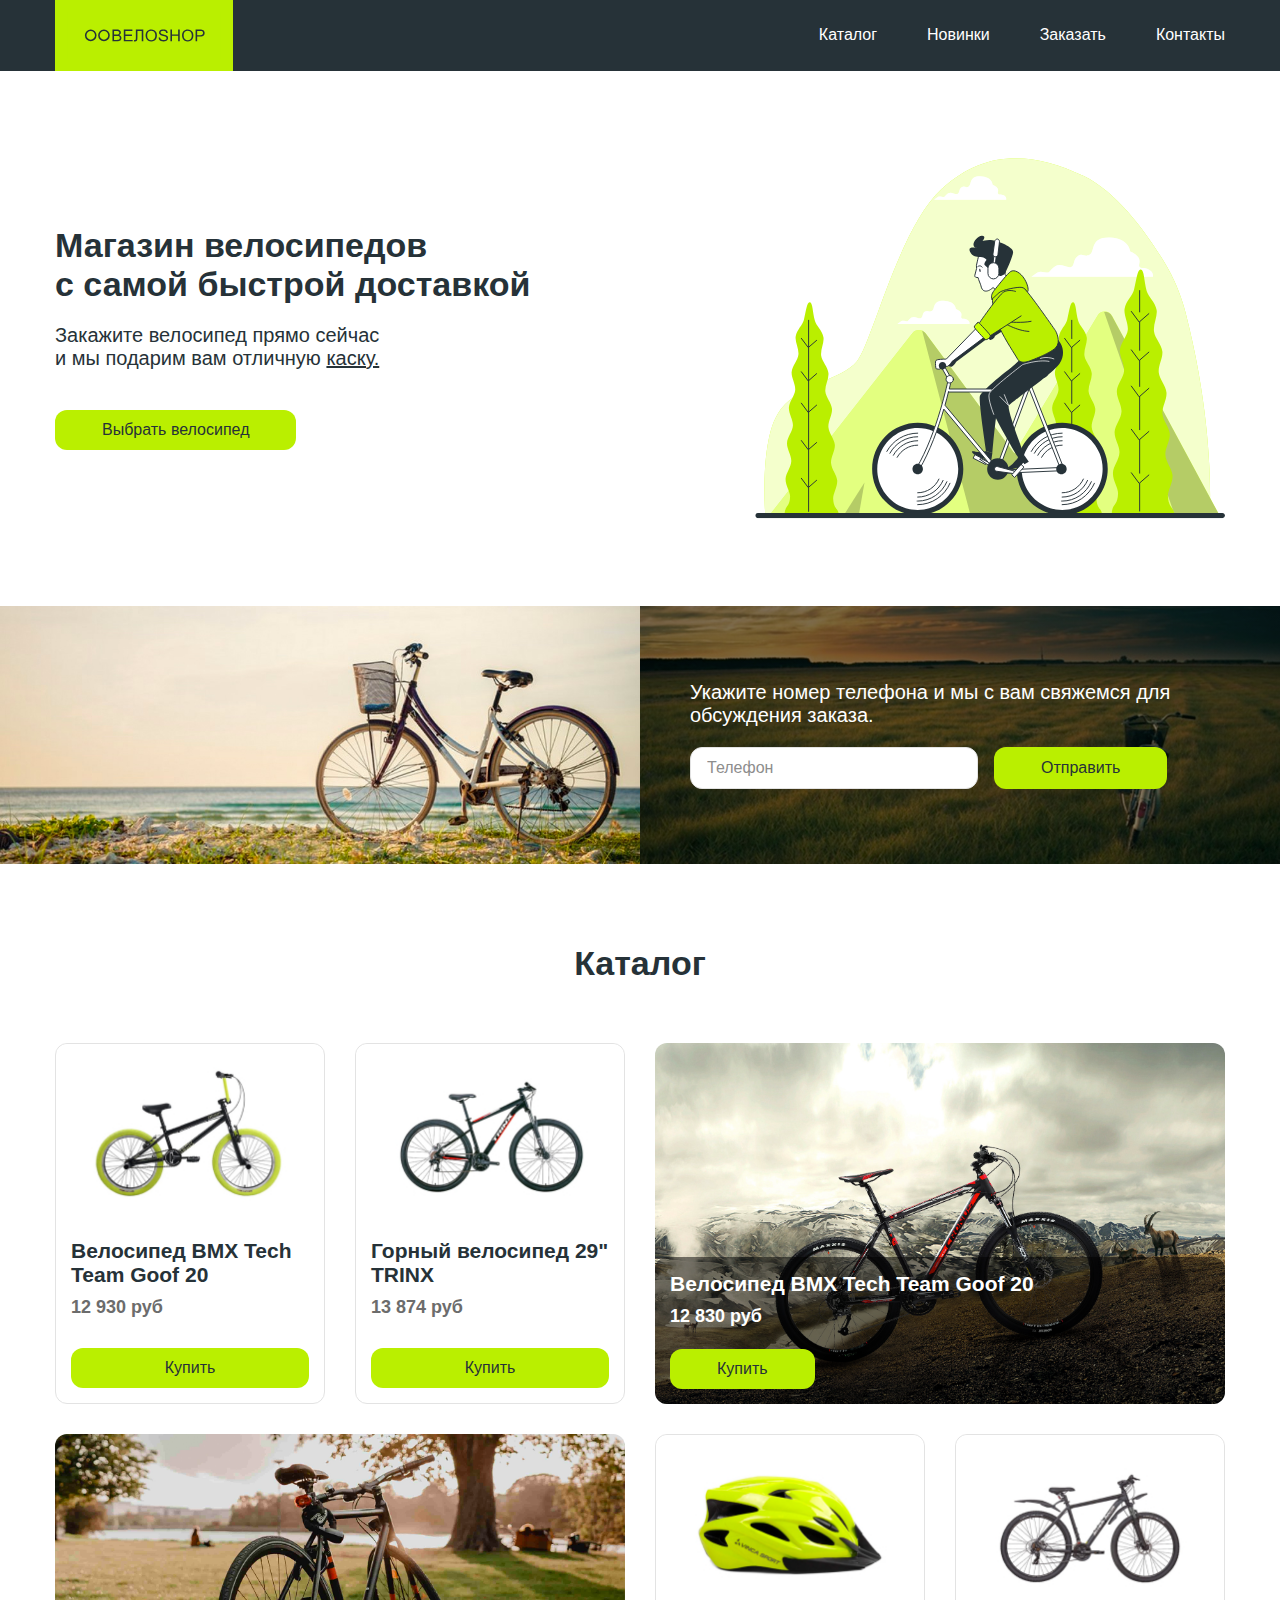
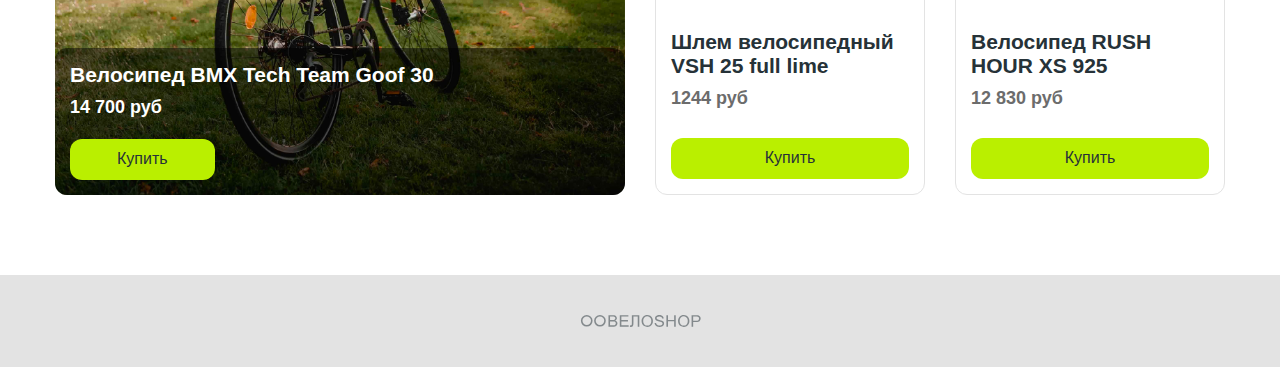
<file: index.html>
<!DOCTYPE html>
<html lang="en">
  <head>
    <meta charset="UTF-8" />
    <meta name="viewport" content="width=device-width, initial-scale=1.0" />
    <title>Вылысыпеды</title>
    <meta charset="UTF-8" />
    <meta name="viewport" content="width=device-width, initial-scale=1.0" />
    <title>Вылысыпед</title>
    <link rel="stylesheet" href="css/normalize.css" />
    <link rel="stylesheet" href="css/style.css" />
    <link rel="stylesheet" href="css/media.css" />

    <link
      rel="apple-touch-icon"
      sizes="180x180"
      href="favi/apple-touch-icon.png"
    />
    <link
      rel="icon"
      type="image/png"
      sizes="32x32"
      href="favi/favicon-32x32.png"
    />
    <link
      rel="icon"
      type="image/png"
      sizes="16x16"
      href="favi/favicon-16x16.png"
    />
    <link rel="manifest" href="favi/site.webmanifest" />
    <link rel="mask-icon" href="favi/safari-pinned-tab.svg" color="#5bbad5" />
    <meta name="msapplication-TileColor" content="#da532c" />
    <meta name="theme-color" content="#ffffff" />
  </head>
  <body>
    <header class="header">
      <div class="container header__container">
        <a href="" class="header__logo">
          <img class="logo"  src="img/logo.svg" width="154px" alt="Вылысы" />
        </a>
        <nav class="menu header__menu">
          <ul class="menu__list header__menu-list">
            <li class="menu__item">
              <a href="" class="menu__link">Каталог</a>
            </li>
            <li class="menu__item">
              <a href="" class="menu__link">Новинки</a>
            </li>
            <li class="menu__item">
              <a href="" class="menu__link">Заказать</a>
            </li>
            <li class="menu__item">
              <a href="" class="menu__link">Контакты</a>
            </li>
          </ul>
        </nav>
      </div>
    </header>
    <main>
      <section class="hero">
        <div class="container hero__container">
          <div class="hero__content">
            <h2 class="hero__title">
              Магазин велосипедов с&nbsp;самой быстрой доставкой
            </h2>
            <p class="hero__desc">
              Закажите велосипед прямо сейчас и&nbsp;мы&nbsp;подарим вам
              отличную <a href="" class="default-link"> каску.</a>
            </p>
            <button class="btn hero__btn">Выбрать велосипед</button>
          </div>
        </div>
      </section>
      <section class="callback">
        <div class="callback__right">
          <h2 class="callback-title">Обратная связь</h2>
          <p class="callback__desc">
            Укажите номер телефона и&nbsp;мы&nbsp;с&nbsp;вам свяжемся для
            обсуждения заказа.
          </p>
          <form action="" class="callback-form">
            <input
              type="tel"
              name="tel"
              class="text-field callback-form__inp"
              placeholder="Телефон"
            />
            <button type="submit" class="btn callback-form__btn">
              Отправить
            </button>
          </form>
        </div>
      </section>

      <section class="catalog">
        <div class="container catalog__container">
          <h2 class="subtitle catalog__subtitle">Каталог</h2>
          <ul class="catalog__list">
            <li class="catalog__item">
              <article class="card catalog__card">
                <img src="img/1.jpg" alt="Вылысы" class="card__img" />
                <div class="card__body">
                  <div class="card__body-top">
                    <h3 class="card__title">
                      Велосипед BMX Tech Team Goof&nbsp;20
                    </h3>
                    <strong class="card__price">12 930 руб</strong>
                  </div>
                  <button class="btn card__btn">Купить</button>
                </div>
              </article>
            </li>

            <li class="catalog__item">
              <article class="card catalog__card">
                <img src="img/2.jpg" alt="Вылысы" class="card__img" />
                <div class="card__body">
                  <div class="card__body-top">
                    <h3 class="card__title">Горный велосипед 29" TRINX 
                    </h3>
                    <strong class="card__price">13 874 руб</strong>
                  </div>
                  <button class="btn card__btn">Купить</button>
                </div>
              </article>
            </li>

            <li class="catalog__item catalog__item--big">
              <article class="card catalog__card card--big">
                <img
                  src="img/5.jpg"
                  alt="Вылысы"
                  class="card__img card__img--big"
                />
                <div class="card__body card__body--big">
                  <div class="card__body-top">
                    <h3 class="card__title">
                      Велосипед BMX Tech Team Goof&nbsp;20
                    </h3>
                    <strong class="card__price card__price--big"
                      >12 830 руб</strong
                    >
                  </div>
                  <button class="btn card__btn card__btn--big">Купить</button>
                </div>
              </article>
            </li>

            <li class="catalog__item catalog__item--big">
              <article class="card catalog__card card--big">
                <img
                  src="img/6.jpg"
                  alt="Вылысы"
                  class="card__img card__img--big"
                />
                <div class="card__body card__body--big">
                  <div class="card__body-top">
                    <h3 class="card__title">
                      Велосипед BMX Tech Team Goof&nbsp;30
                    </h3>
                    <strong class="card__price card__price--big"
                      >14 700 руб</strong
                    >
                  </div>
                  <button class="btn card__btn card__btn--big">Купить</button>
                </div>
              </article>
            </li>

            <li class="catalog__item">
              <article class="card catalog__card">
                <img src="img/3.jpg" alt="Вылысы" class="card__img" />
                <div class="card__body">
                  <div class="card__body-top">
                    <h3 class="card__title">
                      Шлем велосипедный VSH 25&nbsp;full lime 
                    </h3>
                    <strong class="card__price">1244 руб</strong>
                  </div>
                  <button class="btn card__btn">Купить</button>
                </div>
              </article>
            </li>

            <li class="catalog__item">
              <article class="card catalog__card">
                <img src="img/4.jpg" alt="Вылысы" class="card__img" />
                <div class="card__body">
                  <div class="card__body-top">
                    <h3 class="card__title">Велосипед RUSH HOUR XS&nbsp;925</h3>
                    <strong class="card__price">12 830 руб</strong>
                  </div>
                  <button class="btn card__btn">Купить</button>
                </div>
              </article>
            </li>
          </ul>
        </div>
      </section>
    </main>
    <footer class="footer">
      <img class="logo footer__logo" src="img/logof.svg" width="154px" alt="Вылысы"  />
    </footer>
</html>
</file>
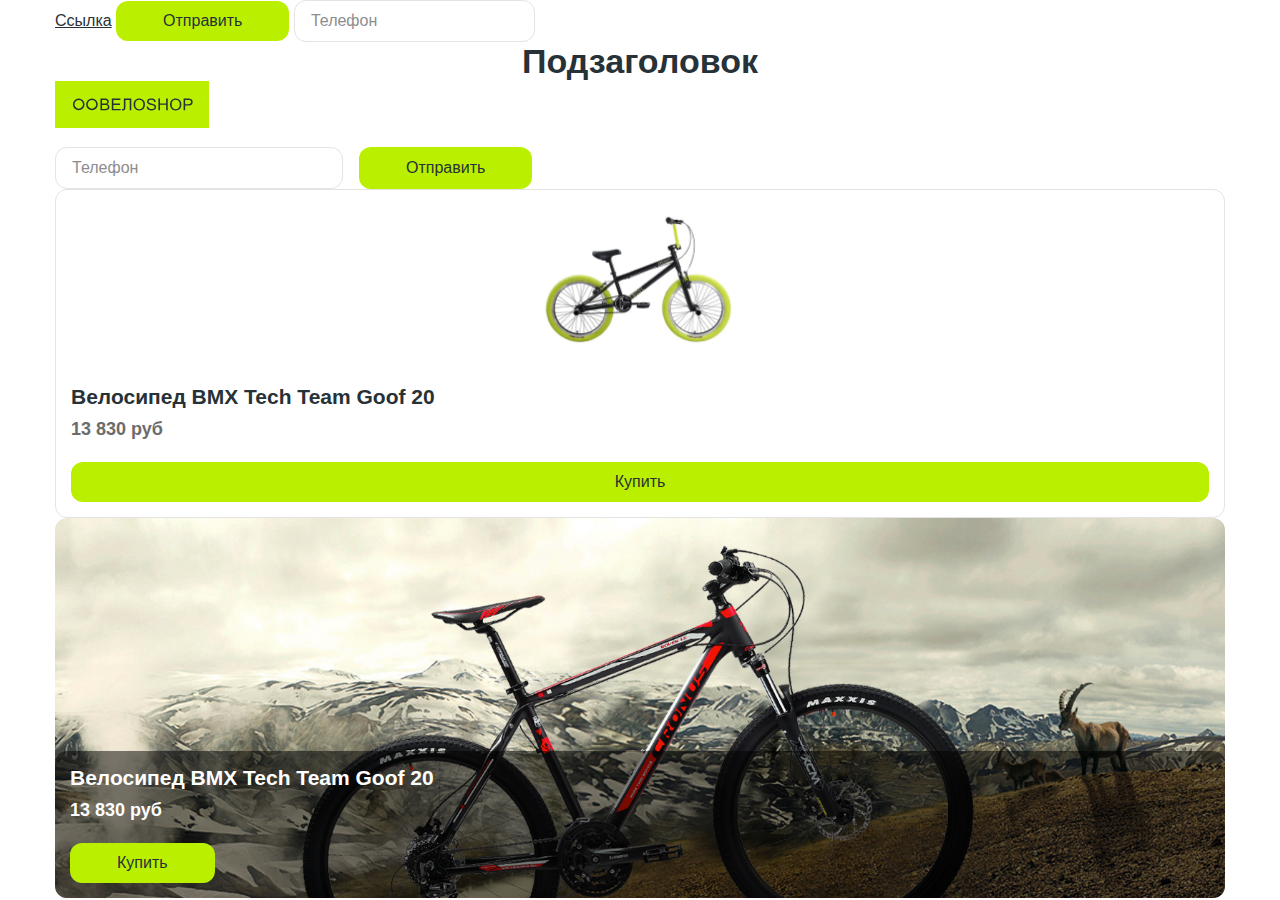
<file: compon.html>
<!DOCTYPE html>
<html lang="en">
  <head>
    <meta charset="UTF-8" />
    <meta name="viewport" content="width=device-width, initial-scale=1.0" />
    <title>Вылысыпед</title>
    <link rel="stylesheet" href="css/normalize.css" />
    <link rel="stylesheet" href="css/style.css" />
    <link rel="stylesheet" href="css/media.css" />

    <link
      rel="apple-touch-icon"
      sizes="180x180"
      href="favi/apple-touch-icon.png"
    />
    <link
      rel="icon"
      type="image/png"
      sizes="32x32"
      href="favi/favicon-32x32.png"
    />
    <link
      rel="icon"
      type="image/png"
      sizes="16x16"
      href="favi/favicon-16x16.png"
    />
    <link rel="manifest" href="favi/site.webmanifest" />
    <link rel="mask-icon" href="favi/safari-pinned-tab.svg" color="#5bbad5" />
    <meta name="msapplication-TileColor" content="#da532c" />
    <meta name="theme-color" content="#ffffff" />
  </head>
  <body>
    <div class="container">
      <a href="" class="default-link">Ссылка</a>
      <button class="btn">Отправить</button>
      <input type="text" class="text-field" placeholder="Телефон" />
      <h2 class="subtitle">Подзаголовок</h2>
      <img src="img/logo.svg" width="154px" alt="Вылысы" class="logo" />
      <nav class="menu">
        <ul class="menu__list">
          <li class="menu__item"><a href="" class="menu__link">Каталог</a></li>
          <li class="menu__item"><a href="" class="menu__link">Новинки</a></li>
          <li class="menu__item"><a href="" class="menu__link">Заказать</a></li>
          <li class="menu__item"><a href="" class="menu__link">Контакты</a></li>
        </ul>
      </nav>

      <form action="" class="callback-form">
        <input type="tel" name="tel" class="text-field callback-form__inp" placeholder="Телефон" /> 
         <button type="submit" class="btn callback-form__btn">Отправить</button>
      </form>

<article class="card">
  <img src="img/1.jpg" alt="Вылысы" class="card__img">
  <div class="card__body">
   <div class="card__body-top">
    <h3 class="card__title">Велосипед BMX
      Tech Team Goof&nbsp;20</h3>
    <strong class="card__price">13 830 руб</strong>
   </div> 
   <button class="btn card__btn">Купить</button>
  </div>
</article>

<article class="card card--big">
  <img src="img/5.jpg" alt="Вылысы" class="card__img card__img--big">
  <div class="card__body card__body--big">
   <div class="card__body-top ">
    <h3 class="card__title">Велосипед BMX
      Tech Team Goof&nbsp;20</h3>
    <strong class="card__price card__price--big">13 830 руб</strong>
   </div> 
   <button class="btn card__btn card__btn--big">Купить</button>
  </div>
</article>

    </div>
  </body>
</html>
</file>
<file: css/style.css>
html {
  box-sizing: border-box;
}
:root {
  --base-color: #baef00;
  --base-color-hover: #d9ff56;
  --base-color-active: #a3d200;
  --border-color: #e3e3e3;
  --placeholder-color: #8d8d8d;
  --black-color: #263238;
  --price-color: #6c6c6c;
  --transition-duration: 0.5s;
}
*,
*::before,
*::after {
  box-sizing: inherit;
}
a {
  color: inherit;
  text-decoration: none;
}

body {
  font-size: 16px;
  font-family: Arial, Helvetica, sans-serif;
  margin: 0;
  color: var(--black-color);
  background-color: white;
}
img {
  max-width: 100%;
  height: auto;
}
li {
  list-style-type: none;
}
.logo {
  display: block;
  width: 154px;
}
.menu__list {
  display: flex;
  align-items: center;
  gap: 50px;
  margin: 0;
  padding-left: 0;
}
.menu__link {
  color: white;
  outline: none;
  transition: color var(--transition-duration),
    background-color var(--transition-duration);
}
.menu__link:focus {
  background-color: var(--base-color);
  color: black;
  outline: none;
}
.menu__link:hover {
  color: var(--base-color-hover);
}
.menu__link:active {
  color: var(--base-color-active);
}

.default-link {
  color: var(--black-color);
  text-decoration: underline;
  transition: color var(--transition-duration),
    background-color var(--transition-duration);
}
.default-link:focus-visible {
  background-color: var(--base-color);
  outline: none;
}
.default-link:hover {
  color: var(--base-color-hover);
}
.default-link:active {
  color: var(--base-color-active);
}
.btn {
  padding: 11px 47px;
  border-radius: 12px;
  background-color: var(--base-color);
  color: var(--black-color);
  border: none;
  outline: 1px solid transparent;
  outline-offset: 2px;
  transition: outline-color var(--transition-duration),
    background-color var(--transition-duration);
  cursor: pointer;
}

.btn:focus {
  outline-color: var(--base-color);
}
.btn:hover {
  color: var(--base-color-hover);
}

.btn:active {
  color: var(--base-color-active);
}
.text-field {
  padding: 11px 16px;
  border-radius: 12px;
  border: 1px solid var(--border-color);
  transition: border-color var(--transition-duration);
  outline: none;
}
.text-field::placeholder {
  color: var(--placeholder-color);
}
.text-field:focus {
  border-color: var(--base-color);
}
.subtitle {
  margin: 0;
  text-align: center;
  font-size: 34px;
  font-weight: 700;
}
.callback-form {
  display: flex;
  gap: 16px;
}
.callback-form__inp {
  flex-basis: 288px;
}
.card {
  display: flex;
  flex-direction: column;
  background-color: white;
  border-radius: 12px;
  border: 1px solid var(--border-color);
  /* overflow: hidden; */
}
.card__img {
  display: block;
  flex-shrink: 0;
  height: 180px;
  width: 100%;
  border-top-right-radius: 12px;
  border-top-left-radius: 12px;
  object-fit: contain;
}
.card__body {
  display: flex;
  flex-direction: column;
  justify-content: space-between;
  flex-basis: 100%;
  padding: 15px;
}
.card__body-top {
  margin-bottom: 22px;
}
.card__title {
  margin-top: 0;
  margin-bottom: 10px;
  font-size: 21px;
  font-weight: 700;
}
.card__price {
  font-size: 18px;
  font-weight: 700;
  color: var(--price-color);
}
.card__btn {
  width: 100%;
}
.card--big {
  position: relative;
  border: none;
  height: 380px;
}
.card__img--big {
  height: 100%;
  border-radius: 12px;
  object-fit: cover;
}
.card__body--big {
  position: absolute;
  bottom: 0;
  width: 100%;
  border-radius: 12px;
  background-color: rgba(0, 0, 0, 0.5);
  color: white;
  align-items: flex-start;
}

.card__price--big {
  color: white;
}
.card__btn--big {
  width: initial;
}

.container {
  max-width: 1200px;
  margin: 0 auto;
  padding: 0 15px;
}
.header {
  background-color: var(--black-color);
}
.header__container {
  display: flex;
  justify-content: space-between;
  align-items: center;
}
.header__logo {
  display: block;
  padding: 12px;
  background-color: var(--base-color);
  transition: opacity var(--transition-duration),
    background-color var(--transition-duration);
  outline: none;
}
.header__logo:focus {
  opacity: 0.8;
}
.header__logo:hover {
  background-color: var(--base-color-hover);
}
.header__logo:active {
  background-color: var(--base-color-active);
}

.hero__container {
  display: flex;
  padding: 80px 15px;
  align-items: center;
  justify-content: space-between;
  gap: 30px;
}
.hero__container::after {
  content: "";
  display: block;
  flex-basis: 470px;
  height: 375px;
  background-image: url(../img/hero.svg);
  background-size: contain;
  background-repeat: no-repeat;
  background-position: center;
}
.hero__content {
  flex-basis: 490px;
}
.hero__title {
  margin: 0 0 20px;
  font-size: 34px;
}
.hero__desc {
  max-width: 360px;
  margin: 0 0 40px;
  font-size: 20px;
}
.callback {
  display: grid;
  grid-template-columns: 1fr 1fr;
}
.callback::before {
  content: "";
  display: block;
  background-image: url(../img/callback-left.jpg);
  background-size: cover;
  background-repeat: no-repeat;
  background-position: center;
}
.callback__right {
  padding: 75px 50px;
  background-image: linear-gradient(
      0deg,
      rgba(0, 0, 0, 0.5) 0%,
      rgba(0, 0, 0, 0.5) 100%
    ),
    url(../img/callback-right.jpg);
  background-size: cover;
  background-repeat: no-repeat;
  background-position: center;
}
.callback-title {
  font-size: 0;
  position: absolute;
  width: 0;
  height: 0;
  opacity: 0;
}
.callback__desc {
  margin-top: 0;
  min-width: 424px;
  font-size: 20px;
  color: white;
}
.catalog {
  padding: 80px 0;
}
.catalog__subtitle {
  margin-bottom: 60px;
}
.catalog__list {
  margin: 0;
  padding: 0;
  display: grid;
  grid-template-columns: repeat(4, 1fr);
  gap: 30px;
}

.catalog__item--big{
grid-column: span 2;
}
.catalog__card{
  height: 100%;
}
.footer{
  display: flex;
  justify-content: center;
  padding: 23px 15px;
  background-color: var(--border-color);

}
.footer__logo{
opacity: 50%;
}
</file>
<file: css/media.css>
@media (max-width: 740px) {
  .callback-form {
    flex-direction: column;
  }
  .callback-form__inp {
    flex-basis: initial;
  }

  .card__img {
    height: 90px;
  }
  .card__body {
    padding: 10px;
  }
  .card__body-top {
    margin-bottom: 22px;
  }
  .card__title {
    font-size: 14px;
  }

  .card__price {
    font-size: 14px;
  }
  .card__img--big {
    height: 100%;
  }
  .card__btn--big {
    width: 100%;
  }

  .header__container {
    display: block;
    padding: 0;
  }
  .header__logo {
    display: flex;
    justify-content: center;
  }
  .header__menu {
    padding: 20px 0;
    width: 100%;
    overflow-x: scroll;
  }
  .header__menu-list {
    padding: 0 15px;
    width: fit-content;
  }
  .hero__container {
    padding: 40px 15px;
  }
  .hero__container::after {
    display: none;
  }
  
  .hero__title {
    /* margin: 0 0 20px; */
    font-size: 28px;
  }
  .hero__desc {
    justify-content: center;
  }
  .callback {
    display: block;
  }
  .callback__right{
    padding: 75px 15px;
  }
  .callback::before {
    display: none;
  }
  .catalog {
    padding: 40px 0;
  }
  .catalog__subtitle {
    margin-bottom: 30px;
  }
  .catalog__list{
    grid-template-columns: 1fr 1fr;
    gap:10px ;
  }
}
</file>
